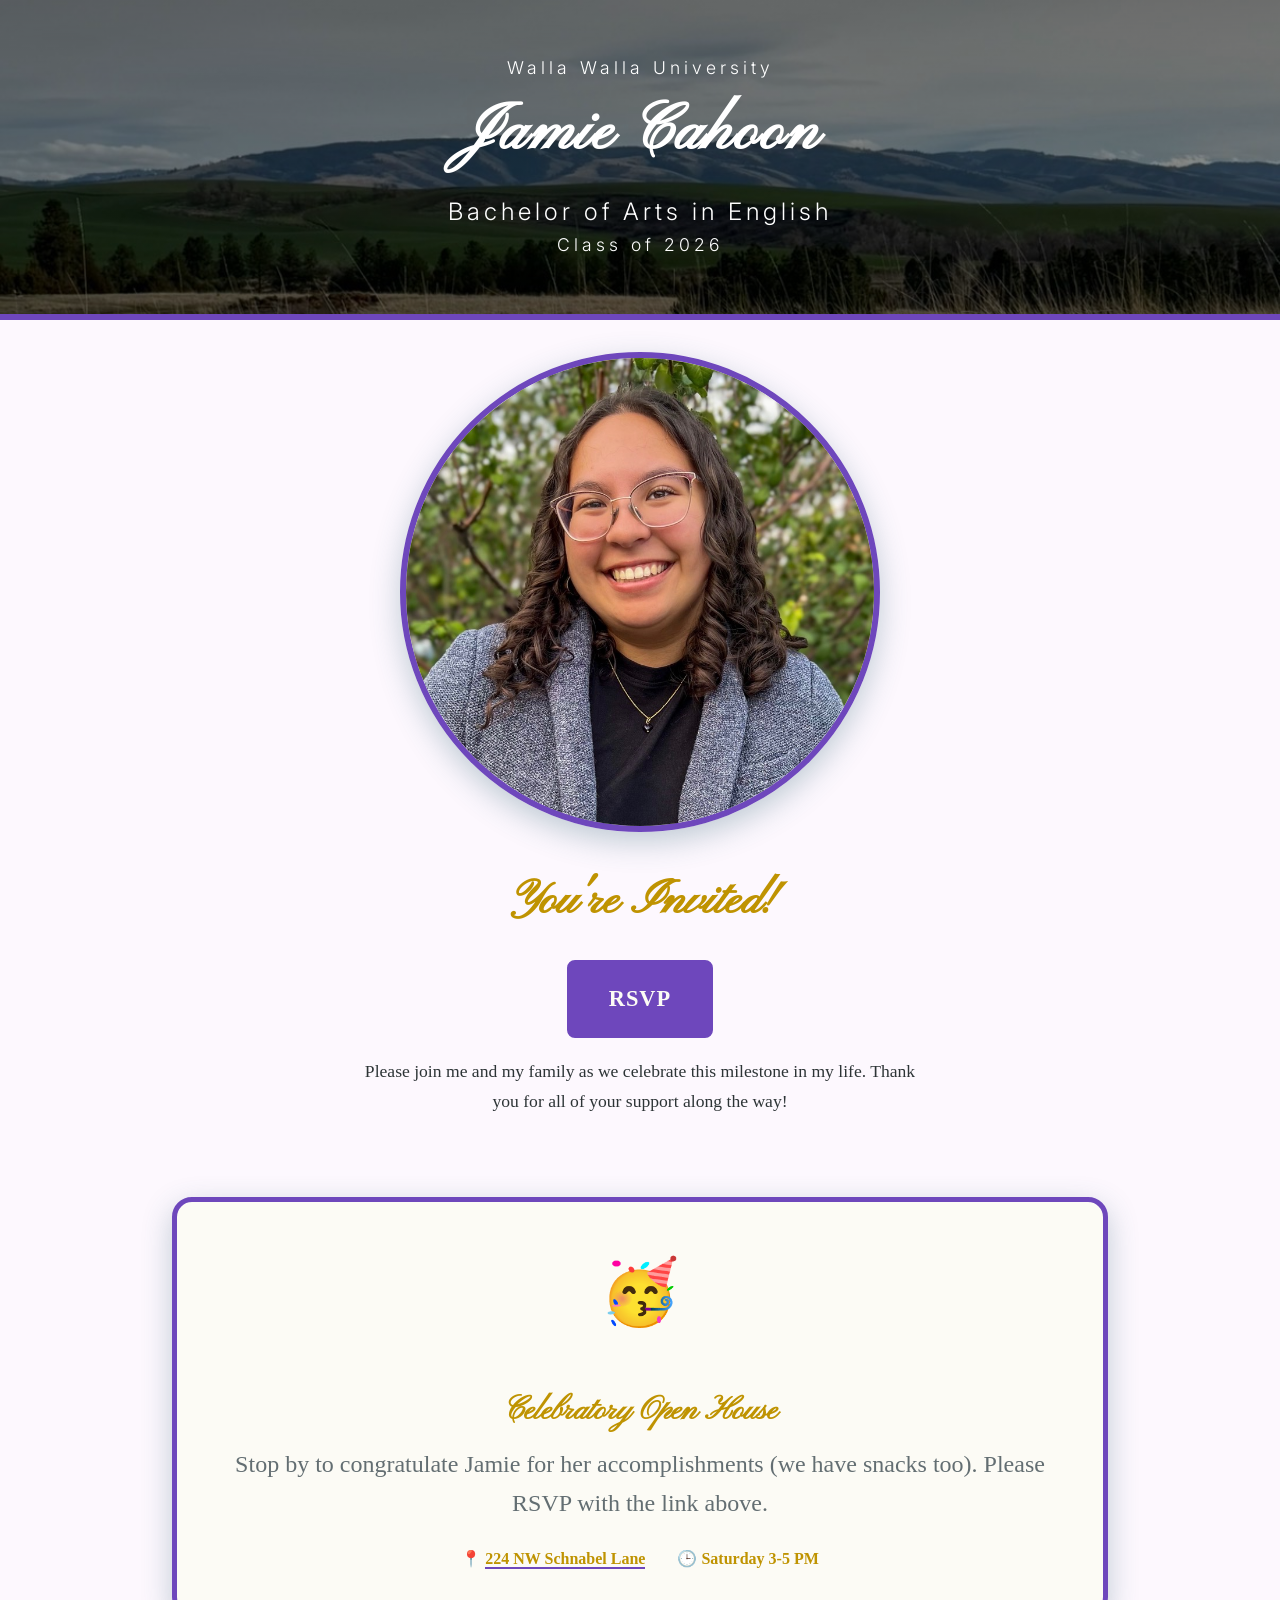
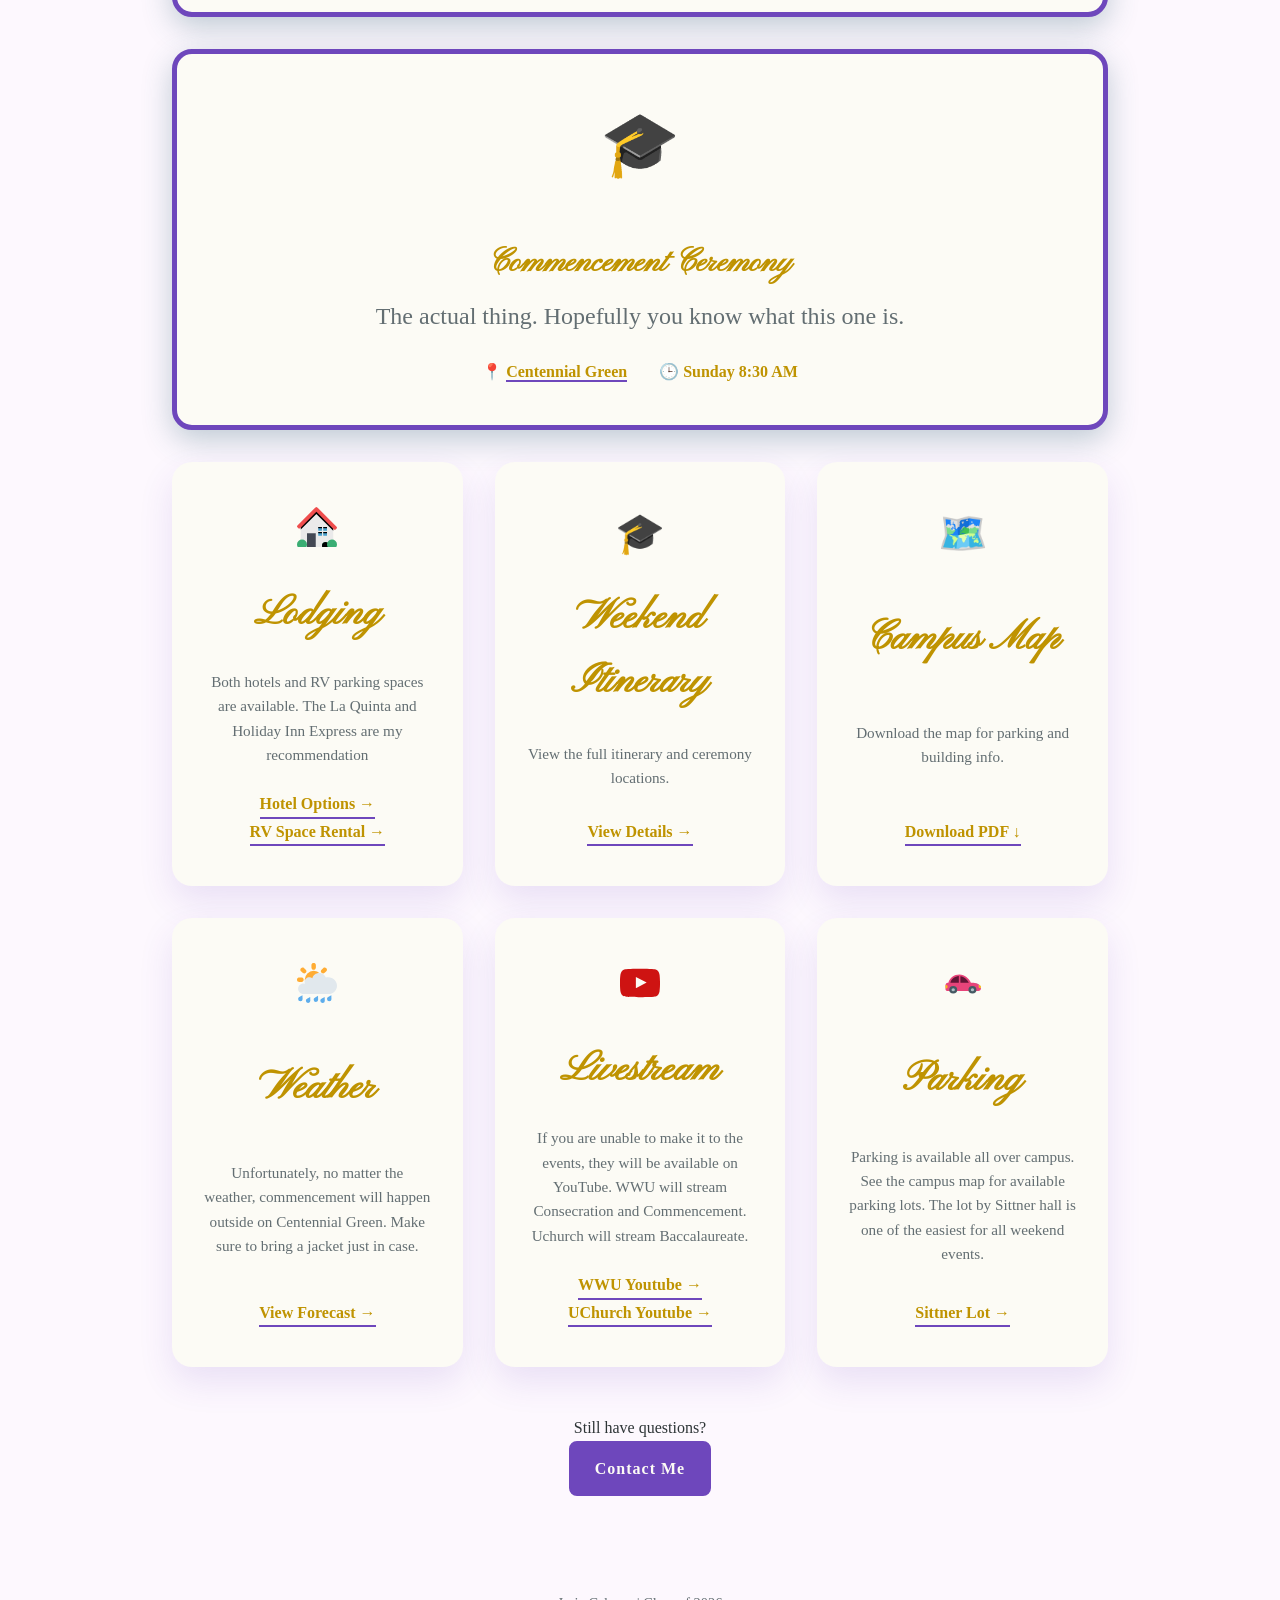
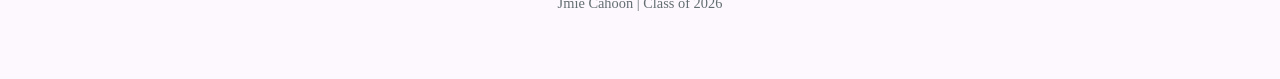
<file: index.html>
<!DOCTYPE html>
<html lang="en">
<head>
    <meta charset="UTF-8">
    <meta name="viewport" content="width=device-width, initial-scale=1.0">
    <title>Jamie Cahoon | Graduation 2026</title>
    <link rel="stylesheet" href="style.css">
    <link href="https://fonts.googleapis.com/css2?family=Inter:wght@400;700&display=swap" rel="stylesheet">
    <link href="https://fonts.googleapis.com/css2?family=Inter:wght@400;700&family=Pinyon+Script&display=swap" rel="stylesheet">
</head>
<body>
    <header class="banner" style="background-image: linear-gradient(rgba(0,0,0,0.5), rgba(0,0,0,0.3)), url('photos/landscape.jpeg');">
        <div class="banner-overlay">
            <p>Walla Walla University</p>
            <h1>Jamie Cahoon</h1>
            <h2>Bachelor of Arts in English</h2>
            <p>Class of 2026</p>
        </div>
    </header>

    <main class="info-container">
        <div class="invitation">
            <div class="headshot">
                <img src="photos/headshot.jpeg">
            </div>

            <div>
                <h2>You're Invited!</h2>
                <div style="padding-bottom: 1.2rem">
                    <a href="https://docs.google.com/forms/d/e/1FAIpQLSevfDOlzEm-mUmzONmSRE8RtBn-_Yu7eaBgjsG-4rEo42Uh5Q/viewform?usp=publish-editor" target="_blank" class="btn-rsvp">RSVP</a>
                </div>

                <p>Please join me and my family as we celebrate this milestone in my life. Thank you for all of your support along the way!</p>
                
                
            </div>
        </div>

        <div class="banner-card">
            <div class="icon">🥳</div>
            <div>
                <h1>Celebratory Open House</h1>
                <p>Stop by to congratulate Jamie for her accomplishments (we have snacks too). Please RSVP with the link above.</p>
                <div class="links">
                    <span>📍 <a href="https://www.google.com/maps/search/?api=1&query=224+NW+Schnabel+Lane+College+Place+WA" target="_blank" class="btn-secondary">224 NW Schnabel Lane</a></span>
                    <span>🕒 Saturday 3-5 PM</span>
                </div>
            </div>
        </div>

        <div class="banner-card">
            <div class="icon">🎓</div>
            <div>
                <h1>Commencement Ceremony</h1>
                <p>The actual thing. Hopefully you know what this one is.</p>
                <div class="links">
                    <span>📍 <a href="https://maps.app.goo.gl/xNmxNzuYu9B9smxAA" target="_blank" class="btn-secondary">Centennial Green</a></span>
                    <span>🕒 Sunday 8:30 AM</span>
                </div>
            </div>
        </div>

        <div class="details-grid">
            <div class="detail-card">
                <div class="icon">
                    <img src="icons/house.svg" width="40" height="40">
                </div>
                <h1>Lodging</h1>
                <p>Both hotels and RV parking spaces are available. The La Quinta and Holiday Inn Express are my recommendation</p>
                <a href="https://business.wwvchamber.com/list/ql/lodging-travel-15?c=109&q=&st=1" class="btn-secondary">Hotel Options →</a>
                <a href="https://wwuform.formstack.com/forms/rv_space_rental" class="btn-secondary">RV Space Rental →</a>
            </div>

            <div class="detail-card">
                <div class="icon">🎓</div>
                <h1>Weekend Itinerary</h1>
                <p>View the full itinerary and ceremony locations.</p>
                <a href="schedule.html" class="btn-secondary">View Details →</a>
            </div>

            <div class="detail-card">
                <div class="icon">🗺️</div>
                <h1>Campus Map</h1>
                <p>Download the map for parking and building info.</p>
                <a href="wwu_campus_map.pdf" download class="btn-secondary">Download PDF ↓</a>
            </div>

            <div class="detail-card">
                <div class="icon">
                    <img src="icons/rain.svg" width="40" height="40">
                </div>
                <h1>Weather</h1>
                <p>Unfortunately, no matter the weather, commencement will happen outside on Centennial Green. Make sure to bring a jacket just in case.</p>
                <a href="https://weather.com/weather/hourbyhour/l/4f5ed2e91936d17a579059fb443ac13ba6812a4ce660780422a62503f3a103cb" class="btn-secondary">View Forecast →</a>
            </div>

            <div class="detail-card">
                <div class="icon">
                    <img src="icons/youtube.svg" width="40" height="40">
                </div>
                <h1>Livestream</h1>
                <p>If you are unable to make it to the events, they will be available on YouTube. WWU will stream Consecration and Commencement. Uchurch will stream Baccalaureate.</p>
                <a href="https://www.youtube.com/@WallaWallaUniversity/featured" class="btn-secondary">WWU Youtube →</a>
                <a href="https://www.youtube.com/@WWUChurch" class="btn-secondary">UChurch Youtube →</a>
            </div>

            <div class="detail-card">
                <div class="icon">
                    <img src="icons/car.svg" width="40" height="40">
                </div>
                <h1>Parking</h1>
                <p>Parking is available all over campus. See the campus map for available parking lots. The lot by Sittner hall is one of the easiest for all weekend events.</p>
                <a href="https://maps.app.goo.gl/mPSVx5HLzYJDGmB4A" class="btn-secondary">Sittner Lot →</a>
            </div>
        </div>
    
        <div style="text-align: center; margin-top: 3rem;">
            <p>Still have questions?</p>
            <a href="contacts.html" class="btn-contact">Contact Me</a>
        </div>
    </main>

    <footer>Jmie Cahoon | Class of 2026</footer>
</body>
</html>
</file>
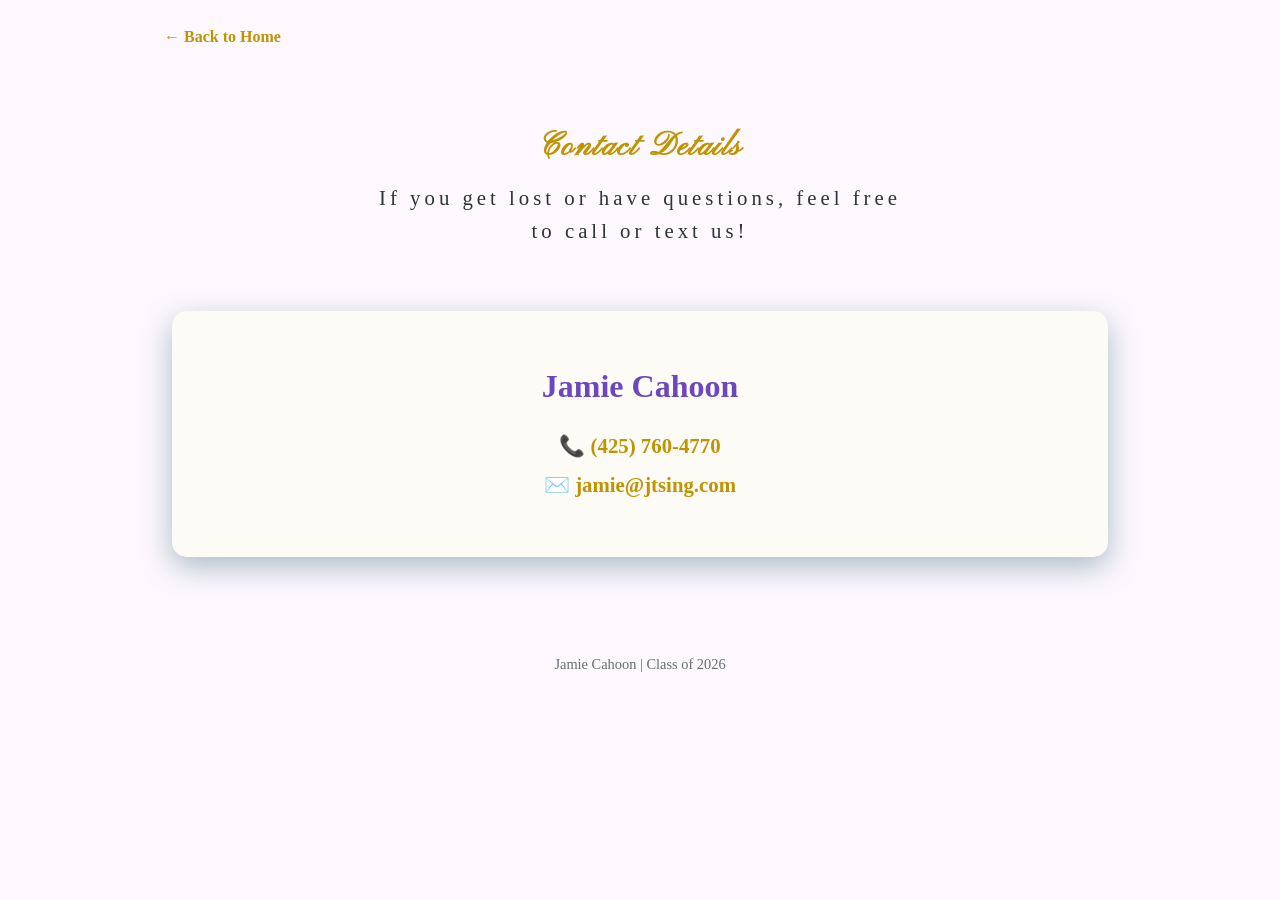
<file: contacts.html>
<!DOCTYPE html>
<html lang="en">
<head>
    <meta charset="UTF-8">
    <meta name="viewport" content="width=device-width, initial-scale=1.0">
    <meta name="robots" content="noindex, nofollow">
    <title>Contact Info | Tyler Sing</title>
    <link rel="stylesheet" href="style.css">
    <link href="https://fonts.googleapis.com/css2?family=Inter:wght@400;600;800&display=swap" rel="stylesheet">
</head>
<body>
    <nav class="sub-nav"><a href="index.html">← Back to Home</a></nav>

    <main class="info-container">
        <header class="section-header">
            <h1>Contact Details</h1>
            <p>If you get lost or have questions, feel free to call or text us!</p>
        </header>
        
        <div class="contact-grid">
            <div class="contact-card">
                <h1>Jamie Cahoon</h1>
                <p><a href="tel:4257604770" class="contact-link">📞 (425) 760-4770</a></p>
                <p><a href="mailto:jamie@jtsing.com" class="contact-link">✉️ jamie@jtsing.com</a></p>
            </div>
        </div>
    </main>

    <footer>Jamie Cahoon | Class of 2026</footer>
</body>
</html>
</file>
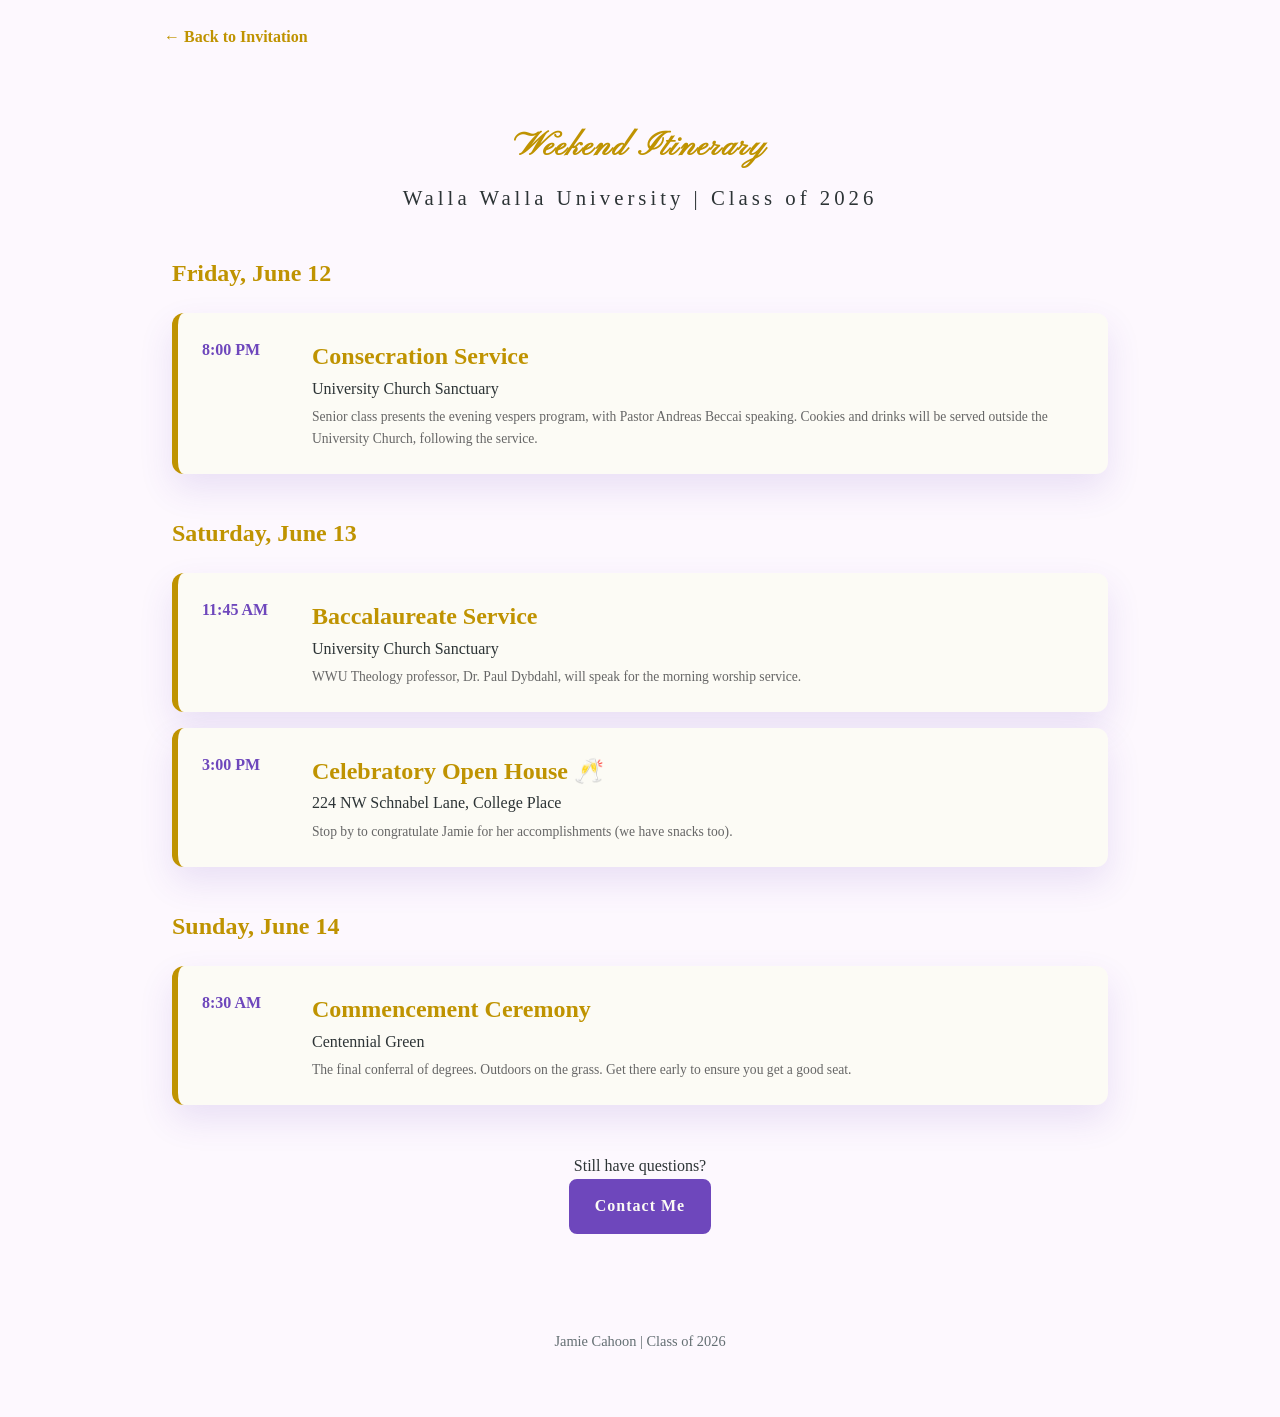
<file: schedule.html>
<!DOCTYPE html>
<html lang="en">
<head>
    <meta charset="UTF-8">
    <meta name="viewport" content="width=device-width, initial-scale=1.0">
    <meta name="robots" content="noindex, nofollow">
    <title>Schedule | Jamie Cahoon</title>
    <link rel="stylesheet" href="style.css">
    <link href="https://fonts.googleapis.com/css2?family=Inter:wght@400;700&display=swap" rel="stylesheet">
</head>
<body>
    <nav class="sub-nav"><a href="index.html">← Back to Invitation</a></nav>

    <main class="info-container">
        <header class="section-header">
            <h1>Weekend Itinerary</h1>
            <p>Walla Walla University | Class of 2026</p>
        </header>

        <div class="timeline-day-header">Friday, June 12</div>

        <div class="timeline-card">
            <div class="timeline-time">8:00 PM</div>
            <div class="timeline-content">
                <h1>Consecration Service</h1>
                <p>University Church Sanctuary</p>
                <p style="font-size: 0.85rem; color: #666; margin-top: 5px;">Senior class presents the evening vespers program, with Pastor Andreas Beccai speaking. Cookies and drinks will be served outside the University Church, following the service.</p>
            </div>
        </div>

        <div class="timeline-day-header">Saturday, June 13</div>

        <div class="timeline-card">
            <div class="timeline-time">11:45 AM</div>
            <div class="timeline-content">
                <h1>Baccalaureate Service</h1>
                <p>University Church Sanctuary</p>
                <p style="font-size: 0.85rem; color: #666; margin-top: 5px;">WWU Theology professor, Dr. Paul Dybdahl, will speak for the morning worship service.</p>
            </div>
        </div>

        <div class="timeline-card">
            <div class="timeline-time">3:00 PM</div>
            <div class="timeline-content">
                <h1>Celebratory Open House 🥂</h1>
                <p>224 NW Schnabel Lane, College Place</p>
                <p style="font-size: 0.85rem; color: #666; margin-top: 5px;">Stop by to congratulate Jamie for her accomplishments (we have snacks too).</p>
            </div>
        </div>

        <div class="timeline-day-header">Sunday, June 14</div>

        <div class="timeline-card">
            <div class="timeline-time">8:30 AM</div>
            <div class="timeline-content">
                <h1>Commencement Ceremony</h1>
                <p>Centennial Green</p>
                <p style="font-size: 0.85rem; color: #666; margin-top: 5px;">The final conferral of degrees. Outdoors on the grass. Get there early to ensure you get a good seat.</p>
            </div>
        </div>

        <div style="text-align: center; margin-top: 3rem;">
            <p>Still have questions?</p>
            <a href="contacts.html" class="btn-contact">Contact Me</a>
        </div>
    </main>

    <footer>Jamie Cahoon | Class of 2026</footer>
</body>
</html>
</file>
<file: style.css>
/* --- Jamie's Graduation Theme (Color Refresh) --- */
@import url('https://fonts.googleapis.com/css2?family=Pinyon+Script&display=swap');

:root {
    --plum: #6e47bc;      /* Deep Purple Primary */
    --lavender: #fdf8fe;  /* Soft Background */
    --gold: #bf9301;      /* Elegant Accents */
    --text-dark: #2d3436;
    --white: #ffffff;
    --cream: #fcfbf5;
    --shadow: 0 15px 35px rgba(94, 53, 177, 0.12);
}

* { box-sizing: border-box; margin: 0; padding: 0; }


/* --- Basic Classes --- */
body {
    font-family: 'Playfair Display', serif;
    background-color: var(--lavender);
    color: var(--text-dark);
    line-height: 1.6;
}

header {
    font-family: 'Pinyon Script',cursive;
    min-height: 2rem; 
    padding: 2rem 2rem; 
    background-size: cover;
    background-position: center 30%;
    display: flex;
    flex-direction: column;
    justify-content: center;
    align-items: center;
    text-align: center;
}

.info-container { max-width: 1000px; margin: 0 auto; padding: 2rem; }

footer { 
    text-align: center; 
    padding: 4rem; 
    color: #636e72; 
    font-size: 0.9rem; }

/* --- Subpage Stuff --- */
.sub-nav { padding: 1.5rem; max-width: 1000px; margin: 0 auto; }
.sub-nav a { text-decoration: none; color: var(--gold); font-weight: 700; }

.section-header {
    text-align: center; 
    max-width: 600px; 
    margin: 0 auto 0 auto; 
    padding: 1rem 1.5rem 0 1.5rem;
}

.section-header p {
    font-family: 'Playfair Display', serif;
    font-weight: 300;
    color: var(--text-dark);
    font-size: 1.3rem;
}

.section-header h1 {
    font-family: 'Pinyon Script',cursive;
    font-size: 2rem;
    color: var(--gold);
    letter-spacing: 2px;
    margin-bottom: 0.5rem;
}

/* --- Basic Buttons --- */
.btn-secondary {
    color: var(--gold);
    font-weight: 700;
    text-decoration: none;
    border-bottom: 2px solid var(--plum);
}

.btn-secondary:hover {
    color: #5C9EAD;
}

/* --- Default Text --- */
header p {
    font-family: 'Inter', sans-serif;
    font-weight: 300;
    letter-spacing: 4px;
    color: var(--white);
    font-size: 1.1rem;
}

header h1 {
    font-size: 4rem;
    color: var(--white);
    letter-spacing: 2px;
    margin-bottom: 0.5rem;
}

/* --- Main Page Banner --- */
.banner {
    background-color: var(--gold);
    color: var(--cream);
    padding: 5rem 2rem;
    text-align: center;
    border-bottom: 6px solid var(--plum);
    min-height: 20rem; 
    padding: 10rem 2rem; 
    background-size: cover;
    background-position: center 30%;
    display: flex;
    flex-direction: column;
    justify-content: center;
    align-items: center;
    text-align: center;
    margin-bottom: 0 !important;
    padding-top: 0 !important;
    padding-bottom: 0 !important;
}

.banner p {
    font-family: 'Inter', sans-serif;
    font-weight: 300;
    letter-spacing: 4px;
    color: var(--white);
    font-size: 1.1rem;
}

.banner h1 {
    color: var(--white);
    letter-spacing: 2px;
    margin-bottom: 0.5rem;
}

.banner h2 {
    font-family: 'Inter', sans-serif;
    font-weight: 300;
    letter-spacing: 4px;
    color: var(--white);
    font-size: 1.5rem;
}

@media (max-width: 480px) {
    .banner {
        background-color: var(--gold);
        color: var(--cream);
        padding: 5rem 2rem;
        text-align: center;
        border-bottom: 6px solid var(--plum);
        min-height: 12rem; 
        padding: 10rem 2rem; 
        background-size: cover;
        background-position: center 30%;
        display: flex;
        flex-direction: column;
        justify-content: center;
        align-items: center;
        text-align: center;
        margin-bottom: 0 !important;
        padding-top: 0 !important;
        padding-bottom: 0 !important;
    }

    .banner p {
        font-weight: 300;
        letter-spacing: 4px;
        color: var(--white);
        font-size: 0.7rem;
        margin-bottom: 0;
    }

    .banner h1 {
        font-size: 3rem !important;
        color: var(--white);
        letter-spacing: 2px;
        margin-bottom: 0;
    }

    .banner h2 {
        font-weight: 300;
        letter-spacing: 4px;
        color: var(--white);
        font-size: 0.8rem;
        margin-bottom: 0;
    }  
}


/* --- Invitation Section --- */
.invitation {
    text-align: center; 
    max-width: 600px; 
    margin: 0 auto 5rem auto; 
    padding: 0 1.5rem;
}

.headshot {
    width: 30rem;
    height: 30rem;
    margin: 0 auto 2rem auto;
    border-radius: 50% !important;
    border: 6px solid var(--plum);
    padding: 0px;
    box-shadow: 0 10px 30px rgba(50, 98, 115, 0.3);
    overflow: hidden;
    display: flex;
    justify-content: center;
    align-items: center;
    transition: transform 0.4s cubic-bezier(0.175, 0.885, 0.32, 1.275);
}

.headshot img { 
    width: 100%;
    height: 100%;
    object-fit: cover;
    object-position: 50% -50%;
    transform: scale(1.5)
}

@media (max-width: 480px) {
    .headshot {
        width: 180px !important;
        height: 180px !important;
        border-width: 4px !important; /* Thinner border looks better on small screens */
    }
}

.invitation h2 {
    color: var(--gold);
    font-family: 'Pinyon Script',cursive; 
    font-size: 3rem; 
    font-weight: 700; 
    margin-bottom: 1.2rem;
}

.invitation p {
    font-size: 1.1rem; 
    color: var(--text-dark); 
    line-height: 1.7; 
    margin-bottom: 2.5rem;
}

.btn-rsvp {
    display: inline-block;
    padding: 1.2rem 2.5rem !important;
    font-size: 1.4rem !important;
    font-weight: 700 !important;
    letter-spacing: 1px;
    border-radius: 8px;
    transition: all 0.3s ease;
    cursor: pointer;
    text-decoration: none;
    background-color: var(--plum);
    color: var(--cream) !important;
    border: 2px solid var(--plum);
}

.btn-rsvp:hover {
    background-color: var(--cream);
    color: var(--plum) !important;
    transform: translateY(-3px);
    box-shadow: 0 10px 20px rgba(227, 151, 116, 0.3);
}

/* --- Invitation Section --- */
.banner-card {
    background: var(--cream);
    padding: 2.5rem 2rem;
    border-radius: 20px;
    text-align: center;
    display: flex;
    flex-direction: column;
    justify-content: center;
    align-items: center;
    gap: 1.5rem;
    min-height: 350px;
    border: 5px solid var(--plum) !important;
    box-shadow: 0 10px 30px rgba(50, 98, 115, 0.3) !important;
    margin-bottom: 2rem !important;
    visibility: visible !important;
}

.banner-card .icon {
    width: 120px !important;
    height: 120px !important;
    font-size: 4rem !important;
    margin-bottom: rem !important;
    border-width: 5px !important;
    background-color: var(--cream);
}

.banner-card:hover .icon {
    transform: scale(1.15) rotate(-10deg);
}

.banner-card .links {
    display: flex;
    gap: 2rem; 
    font-weight: 700; 
    color: var(--gold); 
    justify-content: center; 
    flex-wrap: wrap;
}

.banner-card p {
    color: #636e72; 
    font-size: 1.5rem; 
    margin-bottom: 1.5rem; 
}

.banner-card h1 {
    font-family: 'Pinyon Script', cursive;
    color: var(--gold); 
    font-size: rem; 
    margin-bottom: 0.5rem;
    margin-top: 0;
}


/* --- Detail Cards --- */
.details-grid {
    display: grid;
    grid-template-columns: repeat(auto-fit, minmax(280px, 1fr));
    gap: 2rem;
    margin-top: 2rem;
}

.detail-card {
    background: var(--cream);
    padding: 2.5rem 2rem;
    border-radius: 20px;
    text-align: center;
    box-shadow: var(--shadow);
    display: flex;
    flex-direction: column;
    justify-content: space-between;
    align-items: center;
    min-height: 350px;
}

.detail-card .icon { 
    font-size: 2.5rem; 
    margin-bottom: 1rem;
}

.detail-card p { 
    color: #636e72; 
    font-size: 0.95rem; 
    margin-bottom: 1.5rem; 
}

.detail-card h1 { 
    font-family: 'Pinyon Script', cursive;
    font-size: 2.5rem; 
    color: var(--gold); 
    margin-bottom: 1.5rem;
}


/* --- Contacts Widget --- */
.btn-contact {
    display: inline-block;
    padding: 0.8rem 1.5rem !important; /* Top/Bottom and Left/Right */
    font-size: 1rem !important;    /* Makes the text pop */
    font-weight: 700 !important;      /* Extra bold */
    letter-spacing: 1px;
    border-radius: 8px;               /* Slightly rounded corners */
    transition: all 0.3s ease;
    cursor: pointer;
    text-decoration: none;
    
    background-color: var(--plum);
    color: var(--cream) !important;
    border: 2px solid var(--plum);
}

.btn-contact:hover {
    background-color: var(--cream);
    color: var(--plum) !important;
    transform: translateY(-3px);
    box-shadow: 0 10px 20px rgba(227, 151, 116, 0.3);
}


/* --- Contacts Page --- */
.contact-grid {
    display: grid;
    grid-template-columns: repeat(auto-fit, minmax(280px, 1fr));
    gap: 2rem;
    margin-top: 2rem;
}

.contact-card {
    background-color: var(--cream);
    padding: 3rem;
    border-radius: 15px;
    text-align: center;
    margin-top: 2rem;
    border: 2px solid rgba(255, 255, 255, 0.1);
    box-shadow: 0 10px 30px rgba(50, 98, 115, 0.4);
    transition: transform 0.3s ease, border-color 0.3s ease;
}

.contact-card h1 {
    color: var(--plum);
    margin-bottom: 1rem;
    font-size: 2rem;
}

.contact-link {
    display: inline-flex;
    align-items: center;
    gap: 10px;
    color: var(--gold);
    text-decoration: none;
    font-weight: 700;
    font-size: 1.3rem;
    margin: 0 1.5rem;
    padding-bottom: 4px;
    border-bottom: 2px solid transparent;
    transition: all 0.3s ease;
}

.contact-link:hover {
    color: var(--gold)!important;
    border-bottom: 2px solid var(--plum);
    transform: translateY(-2px);
}

@media (max-width: 480px) {
    .contact-grid {
        display: grid;
        grid-template-columns: repeat(auto-fit, minmax(280px, 1fr));
        gap: 0;
        margin-top: 0;
    }

    .contact-card {
        background-color: var(--cream);
        padding: 1rem;
        border-radius: 15px;
        text-align: center;
        margin-top: 2rem;
        border: 2px solid rgba(255, 255, 255, 0.1);
        box-shadow: 0 10px 30px rgba(50, 98, 115, 0.4);
        transition: transform 0.3s ease, border-color 0.3s ease;
    }

    .contact-link {
        display: inline-flex;
        align-items: center;
        gap: 10px;
        color: var(--gold);
        text-decoration: none;
        font-weight: 700;
        font-size: 0.8rem;
        margin: 0 0;
        padding-bottom: 4px;
        border-bottom: 2px solid transparent;
        transition: all 0.3s ease;
    }

    .contact-link:hover {
        color: var(--pacific-blue)!important;
        border-bottom: 2px solid var(--plum);
        transform: translateY(-2px);
    }
}


/* --- Itinerary Page --- */
.timeline-day-header {
    color: var(--gold);
    font-size: 1.5rem;
    font-weight: 700;
    margin: 2.5rem 0 1rem;
    border-bottom: 2px solid var(---plum);
    padding-bottom: 5px;
}

.timeline-card {
    background: var(--cream);
    padding: 1.5rem;
    border-radius: 12px;
    margin-bottom: 1rem;
    display: flex;
    gap: 20px;
    box-shadow: var(--shadow);
    border-left: 6px solid var(--gold);
}

.timeline-time { 
    font-weight: 700; 
    color: var(--plum); 
    min-width: 90px; 
}

.timeline-card h1 {
    color: var(--gold);
    margin-bottom: 0;
    font-size: 1.5rem;
}
</file>
